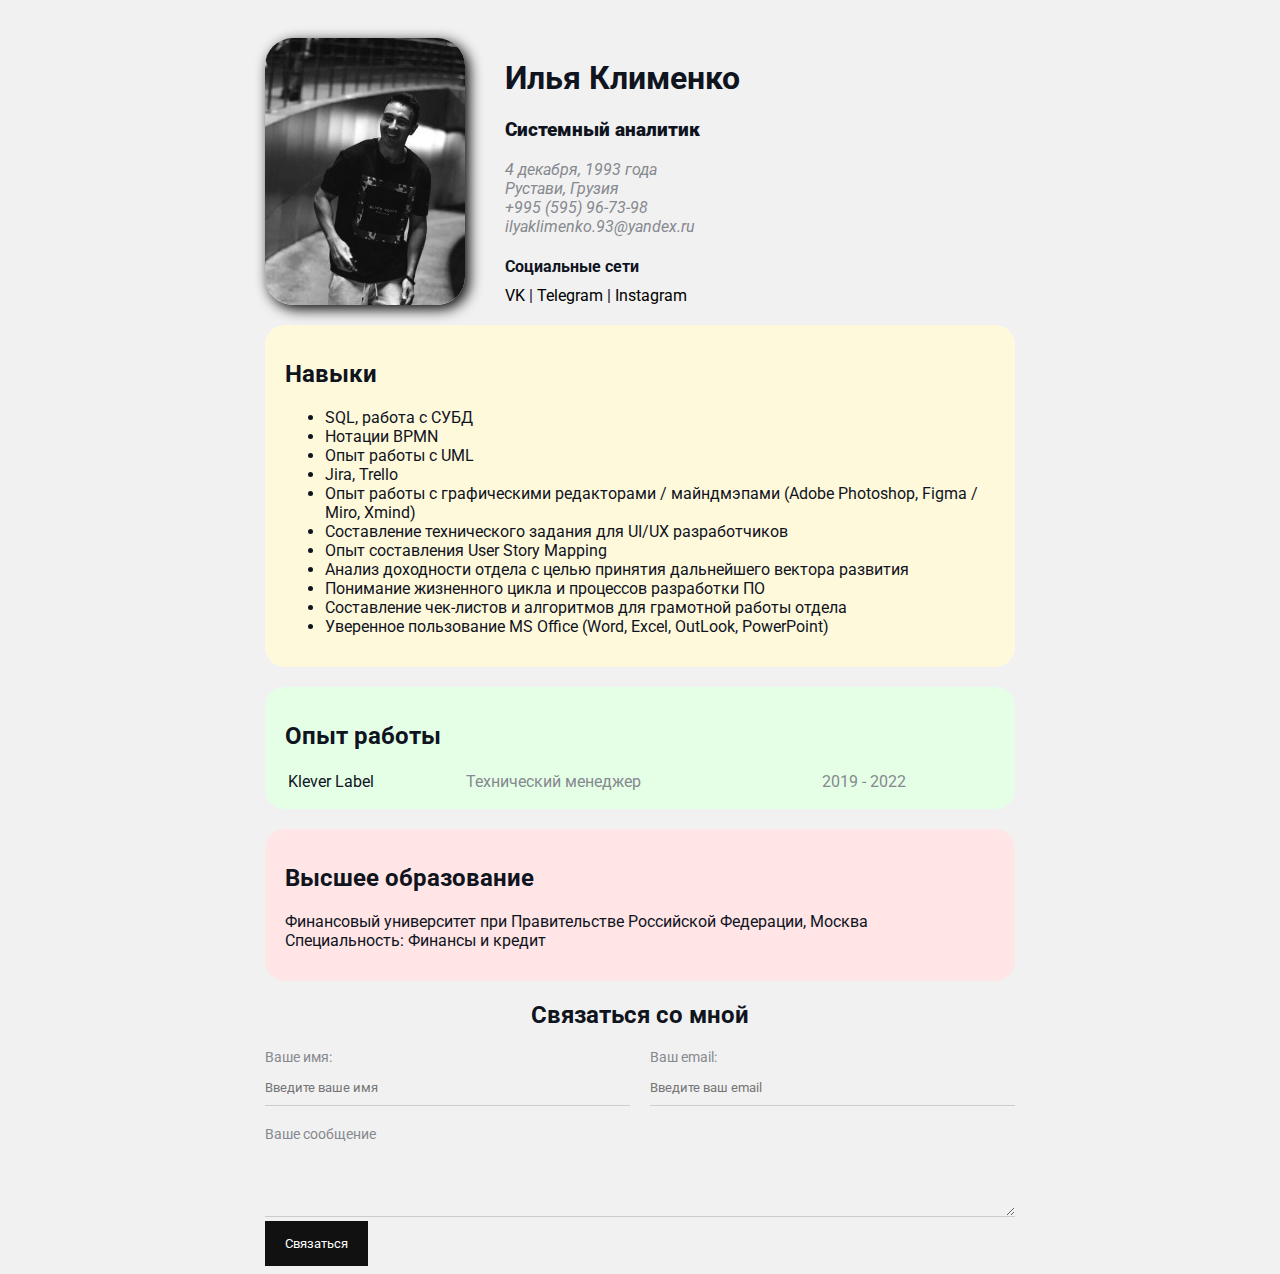
<file: index.html>
<!DOCTYPE html>
<html lang="en">
<head>
        <meta charset="UTF-8">
        <title>Klimenko resume</title>
        <link href="styles.css"
        rel="stylesheet"/>
</head>
<body>
<div class="container">
     <div class="info">        
        <img src="ava.jpg" class="avatar"/>

        <div class="info-text">
        <h1>Илья Клименко</h1>
        <h3><strong> Системный аналитик </strong></h3>
               <p>4 декабря, 1993 года</p> 
        <p>Рустави, Грузия</p>
        <p>+995 (595) 96-73-98</p>
        <p>ilyaklimenko.93@yandex.ru</p> 

        <h4>Социальные сети</h4>
<a href="https://vk.com/desone"target="_blank">VK</a> |
        <a href="https://t.me/neotmechaimenya"target="_blank">Telegram</a> |
        <a href="https://www.instagram.com/aezakmi.wanted/"target="_blank">Instagram</a>
    </div>
    </div>

    <div class="card bg-yellow">
        <h2>Навыки</h2>
            <ul>
 <li>SQL, работа с СУБД</li> 
        <li>Нотации BPMN</li> 
        <li>Опыт работы с UML</li>
        <li>Jira, Trello</li>
        <li>Опыт работы с графическими редакторами / майндмэпами (Adobe Photoshop, Figma / Miro, Xmind)</li>
        <li>Составление технического задания для UI/UX разработчиков</li>
        <li>Опыт составления User Story Mapping</li>
        <li>Анализ доходности отдела с целью принятия дальнейшего вектора развития</li>
        <li>Понимание жизненного цикла и процессов разработки ПО</li>
        <li>Составление чек-листов и алгоритмов для грамотной работы отдела</li>
        <li>Уверенное пользование MS Office (Word, Excel, OutLook, PowerPoint)</li>
    </ul>
</div>

<div class="card bg-green">
<h2>Опыт работы</h2>
<table class="table">
</div>
<tr>
<td>Klever Label</td>
<td class="temp">Технический менеджер</td>
<td class="temp">2019 - 2022</td>
</tr>
</table>
</div>

<div class="card bg-red">
<h2>Высшее образование</h2>
Финансовый университет при Правительстве Российской Федерации, Москва
<br>
Специальность: Финансы и кредит</p> 
</div>

<div class="contact">
<h2>Связаться со мной</h2> 
<form action="/"> 
    <div class="row">
    <div class="form-group">
        <label for="name:">Ваше имя:</label>
        <input type="text" id="name" 
        placeholder="Введите ваше имя">
    </div>
    <div class="form-group">
        <label for="email:">Ваш email:</label>
        <input type="email" id="email" 
        placeholder="Введите ваш email">
    </div>
</div>
    <div class="form-group">
        <label for="text">Ваше сообщение</label>
        <br>
        <textarea id="text"></textarea>
    </div>
        <input class="btn" type="submit" 
        value="Связаться">
</form>
<div class="position">
    <div class="box">
</div>
    </div>
</div>
</body>
</html>
</file>
<file: styles.css>
@import url('https://fonts.googleapis.com/css2?family=Roboto&display=swap');


* {padding: 100; margin: 100;
}

body {
background-color: #f1f1f1;
color: #0f141e;
font-size: 16px;
font-weight: normal;
font-family: 'Roboto', sans-serif;
}


a {
color:black;
text-decoration: none;
}

a:hover {text-decoration: underline;
}

.avatar {
    width: 200px;
    border-radius: 28px;
    box-shadow: 4px 4px 14px rgba(0, 0, 0, 25);
}

.info {
    display: flex;
margin-bottom: 20px;
}

@madia (max.width: 700px) {
.info {
    text-aline: center;
display: block;
}
}

.info-text {
margin-left: 40px;
}

.info-text h4 {
margin-bottom: 10px;
}


.info p {
color: #86898f;
margin: 0;
font-style: italic;
}

.container {
max-width: 750px;
margin: auto;
padding-top: 30px;
}

/* .skills {
background: aqua;
padding: 15px 40px;
border: 5px solid red;
border-bottom-style: dotted;
margin: 20px; */

.bg-yellow {
   background: #fff9dc;
}
.bg-green {
    background: #e5ffe7;
 }
 .bg-red {
    background: #ffe5e5;
 }


.card {
padding: 15px 20px;
margin-bottom: 20px;
border-radius: 20px;
}

.list {
padding: 0 40px;
}

.table {
width: 100%;
}

.temp {
color:#86898f
}


.contact h2 {
text-align: center;
}

.form-group label {
display: block;
font-size: 14px;
color: #86898f;
}

.form-group input, .form-group textarea {
width: 100%;
box-sizing: border-box;
border: none;
background: transparent;
border-bottom: 1px solid #ccc;
color: #000;
padding: 15px 0 10px;
outline: none;
font-family: inherit;
}

.row {
display: flex;
margin-bottom: 20px;
}

.row > .form-group {
width: 50%;
}

.row > .form-group:first-child {
margin-right: 20px;
}

.btn {
background: #111;
padding: 15px 20px;
color:#fff;
border: none;
font-family: inherit;
cursor: pointer;
}

.btn:hover {
opacity: 0.9;


/* }

.position {
    position: relative;
border: 4px solid black;
margin-top: 40px;
padding: 20px;

}

.box {
    position: absolute;
    top: 50px;
width: 50px;
height: 50px;
background: lightcoral;


}
</file>
